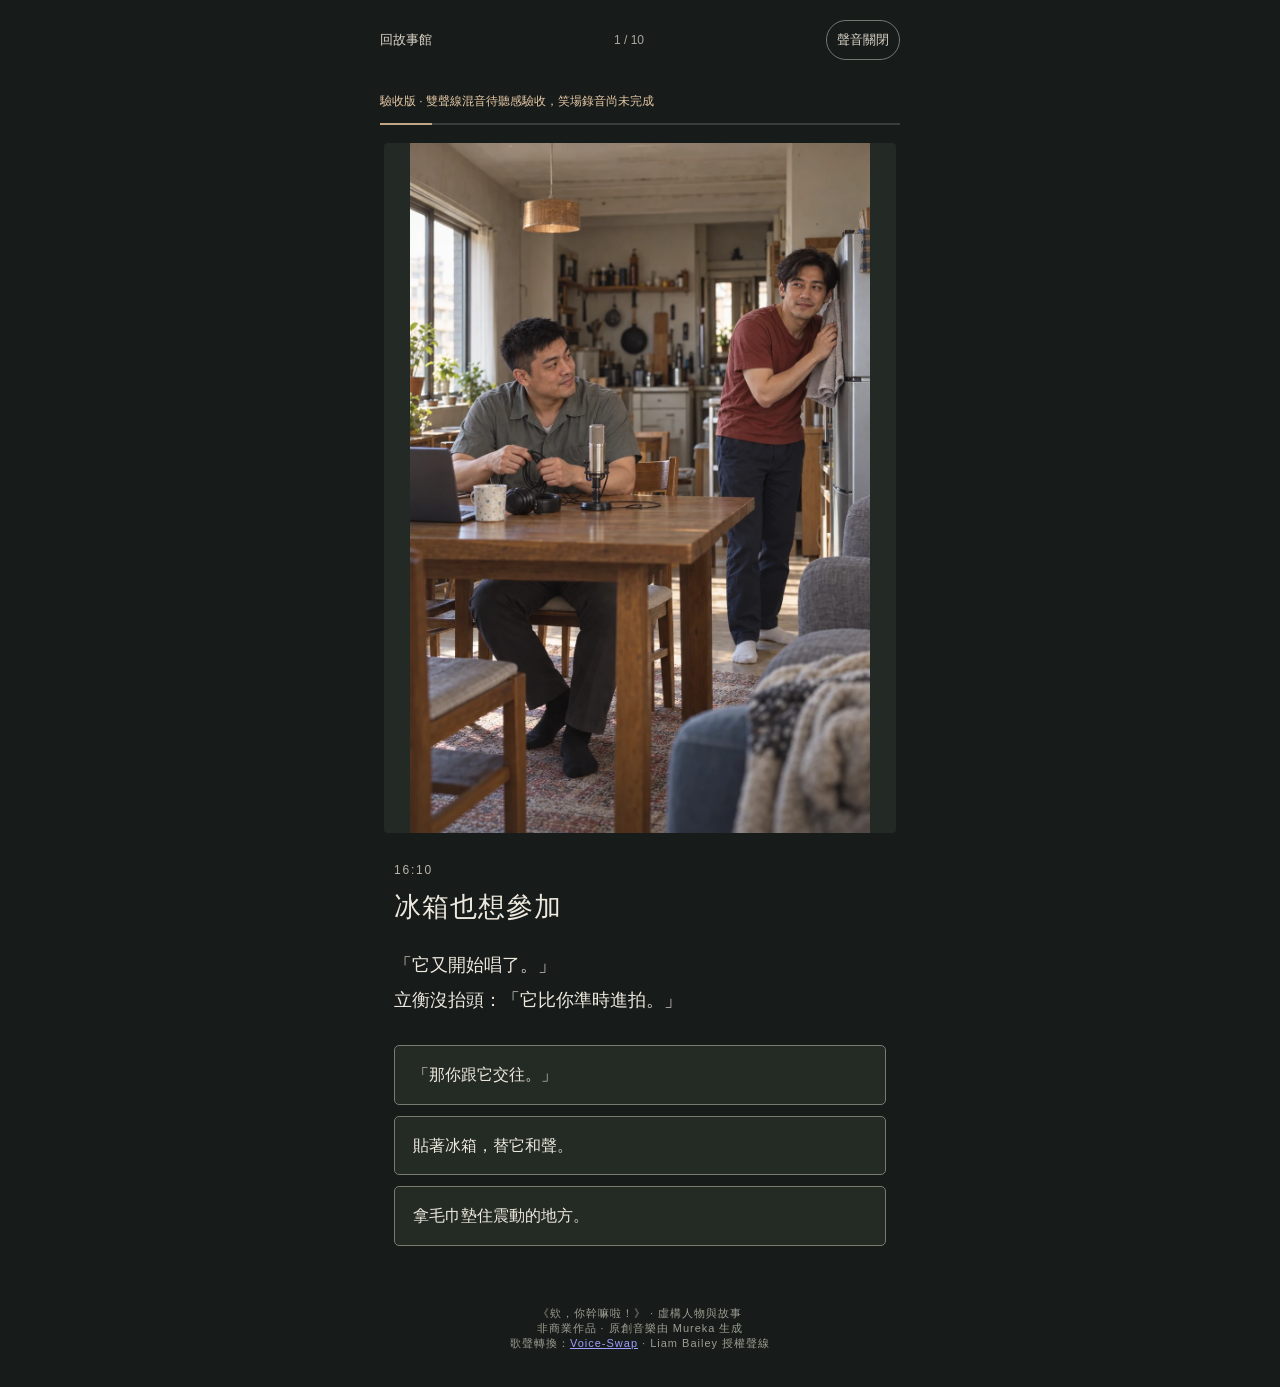
<file: rerecord/index.html>
<!doctype html>
<html lang="zh-Hant">
<head>
  <meta charset="utf-8">
  <meta name="viewport" content="width=device-width,initial-scale=1,viewport-fit=cover">
  <meta name="theme-color" content="#171b1a">
  <meta name="description" content="你和同居四年的男友，想替一首始終唱不完的歌，錄下一個完整版本。">
  <title>再錄一次｜欸，你幹嘛啦！</title>
  <meta name="robots" content="noindex,nofollow">
  <link rel="stylesheet" href="style.css">
</head>
<body>
  <main>
    <nav><a href="https://love-stories-yang.onrender.com/">回故事館</a><span id="count">再錄一次</span><button id="sound" aria-pressed="false">聲音關閉</button></nav>
    <p id="preview" class="production">驗收版 · 雙聲線混音待聽感驗收，笑場錄音尚未完成</p>
    <progress id="progress" max="10" value="0" aria-label="故事進度"></progress>
    <div class="frame"><img id="image" alt="" width="1024" height="1536"><p id="image-error" hidden>這張場景圖片未能載入。<button id="reload-image">重新載入</button></p></div>
    <article>
      <p id="time" class="eyebrow"></p>
      <h1 id="title" tabindex="-1"></h1>
      <p id="text" class="prose"></p>
      <p id="detail" class="detail" hidden></p>
      <section id="audio-area" aria-label="場景聲音"></section>
      <section id="choices" class="choices" aria-label="你的選擇"></section>
      <section id="extra"></section>
    </article>
    <footer>《欸，你幹嘛啦！》 · 虛構人物與故事<br>非商業作品 · 原創音樂由 Mureka 生成<br>歌聲轉換：<a href="https://www.voice-swap.ai/" target="_blank" rel="noopener noreferrer">Voice-Swap</a> · Liam Bailey 授權聲線</footer>
  </main>
  <script type="module" src="app.mjs"></script>
</body>
</html>
</file>
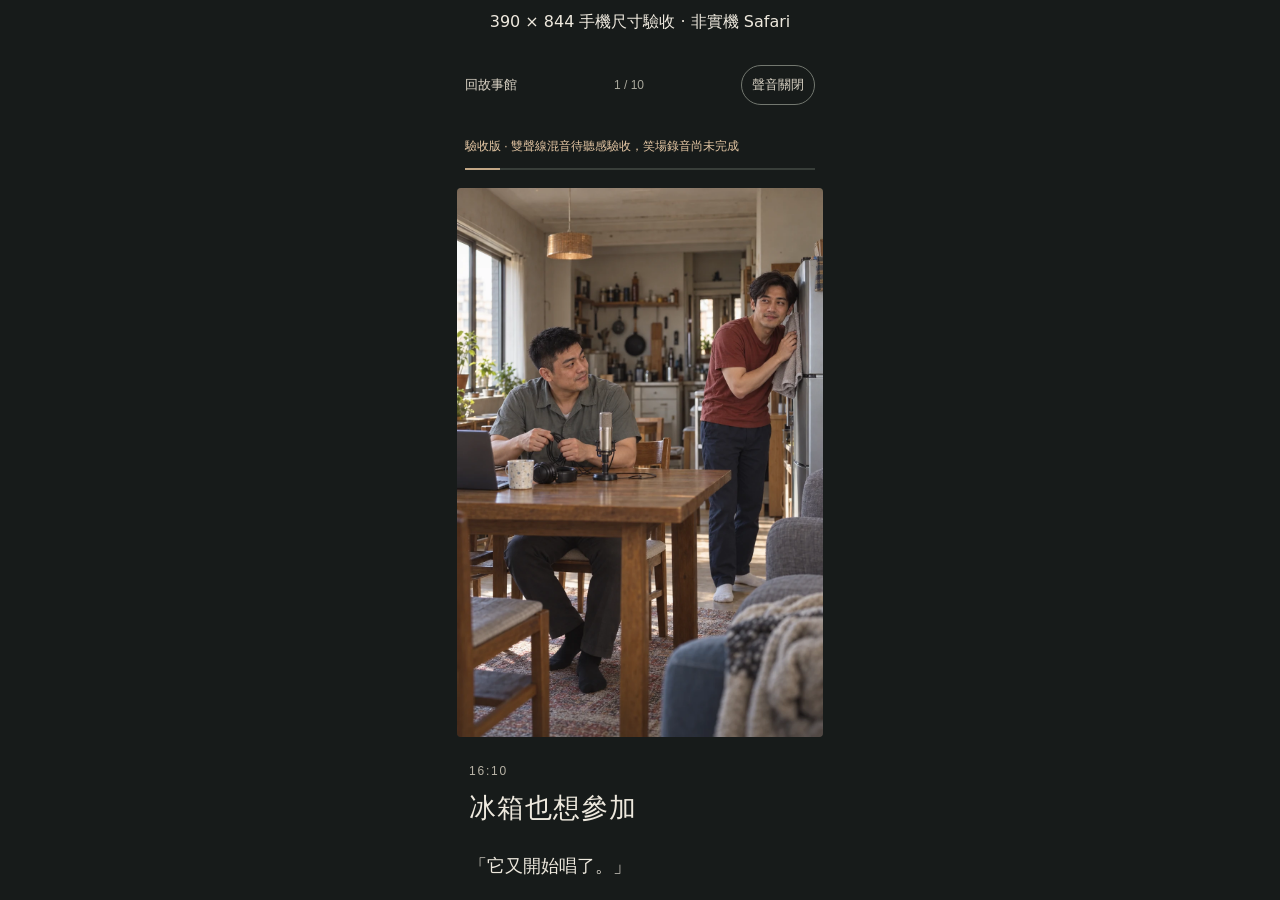
<file: rerecord/mobile-check.html>
<!doctype html><html lang="zh-Hant"><meta charset="utf-8"><meta name="viewport" content="width=device-width,initial-scale=1"><meta name="robots" content="noindex,nofollow"><title>手機尺寸驗收</title><style>body{margin:0;background:#171b1a;color:#eee9de;font:16px system-ui}header{padding:12px;text-align:center}iframe{display:block;width:390px;height:844px;max-width:100vw;margin:auto;border:0;background:#171b1a}</style><header>390 × 844 手機尺寸驗收 · 非實機 Safari</header><iframe src="./" title="故事手機尺寸預覽"></iframe></html>
</file>
<file: rerecord/style.css>
:root{font-family:-apple-system,BlinkMacSystemFont,'Noto Sans TC',sans-serif;background:#171b1a;color:#eee9de;color-scheme:dark;font-synthesis:none}*{box-sizing:border-box}body{margin:0}main{max-width:560px;margin:auto;padding:env(safe-area-inset-top) 0 calc(24px + env(safe-area-inset-bottom))}nav{display:flex;gap:12px;align-items:center;justify-content:space-between;padding:20px}nav a,nav button{color:#ddd6c8;font-size:13px;text-decoration:none}nav button{background:transparent;border:1px solid #737870;border-radius:30px;padding:10px}nav span{font-size:12px;color:#aaa99d}button,a,textarea,select{-webkit-tap-highlight-color:transparent}button{font:inherit;cursor:pointer}button:disabled{cursor:wait;opacity:.55}button:focus-visible,a:focus-visible,select:focus-visible{outline:2px solid #efcba0;outline-offset:4px}progress{display:block;width:calc(100% - 40px);height:2px;margin:0 20px 18px;border:0;accent-color:#c2a786}progress::-webkit-progress-bar{background:#383e39}progress::-webkit-progress-value{background:#c2a786}.frame{position:relative;background:#232a25;overflow:hidden;margin:0 12px;border-radius:4px}.frame img{display:block;width:100%;height:auto;aspect-ratio:2/3;object-fit:contain}.frame p{position:absolute;inset:auto 14px 14px;padding:18px;background:#171b1aee;color:#f4d6c1;font-size:14px;line-height:1.8}.frame button{display:block;margin-top:12px;min-height:44px}.production{font-size:12px;line-height:1.6;color:#e6c8a5;padding:0 20px}.eyebrow{font-size:12px;letter-spacing:1.8px;color:#b9b4a7;margin:0 0 12px}article{padding:27px 24px 8px}h1{font-size:27px;font-weight:500;letter-spacing:1px;line-height:1.4;margin:0 0 21px;outline:none}.prose{font-size:18px;line-height:1.95;white-space:pre-line;margin:0 0 27px}.detail{white-space:pre-line;color:#c0bdb0;font-size:13px;line-height:1.85;border-left:1px solid #817c6f;padding:2px 0 2px 14px;margin:0 0 24px}.choices{display:grid;gap:11px}.choice,.primary,.secondary{display:block;min-height:54px;width:100%;padding:16px 18px;text-align:left;line-height:1.6;border-radius:5px;border:1px solid #777c6e;background:#242b25;color:#eee9de;font-size:16px}.choice:active,.secondary:active{background:#364035}.primary{background:#dfd2bb;color:#25291f;border-color:#dfd2bb;margin-top:16px}.secondary{background:transparent;margin-top:12px}.audio-control{display:flex;align-items:center;justify-content:space-between;gap:12px;min-height:48px;width:100%;border:1px solid #555f51;background:#202720;color:#e3d7c2;border-radius:4px;padding:12px 14px;margin-bottom:10px;font-size:14px}.audio-note{font-size:12px;line-height:1.8;color:#bfb5a5;margin:8px 0 20px}textarea{font:inherit;font-size:16px;line-height:1.7;color:#eee9de;background:#222923;border:1px solid #737769;border-radius:5px;width:100%;min-height:160px;padding:16px;scroll-margin-bottom:30vh}label{display:block;margin:0 0 12px;line-height:1.6;font-size:14px;color:#c7c1b4}select{font:inherit;font-size:16px;padding:10px;color:#eee9de;background:#222923;border:1px solid #737769;border-radius:4px;margin-left:8px;min-height:44px}.author{padding:20px 0;margin:10px 0 25px;border-top:1px solid #51584c;border-bottom:1px solid #51584c;font-size:16px;line-height:1.9}.author small{display:block;font-size:12px;letter-spacing:1px;color:#bab2a0;margin-bottom:12px}.reply{white-space:pre-wrap;line-height:1.9;font-size:16px;padding:18px 0}.reply:empty{display:none}footer{text-align:center;color:#9c9e90;font-size:11px;letter-spacing:1px;margin:30px 0 12px}@media(min-width:560px){.frame{margin:0 24px}.frame img{max-height:690px}article{padding:30px 34px}}@media(prefers-reduced-motion:no-preference){.choice{transition:background .15s}}[hidden]{display:none!important}
</file>
